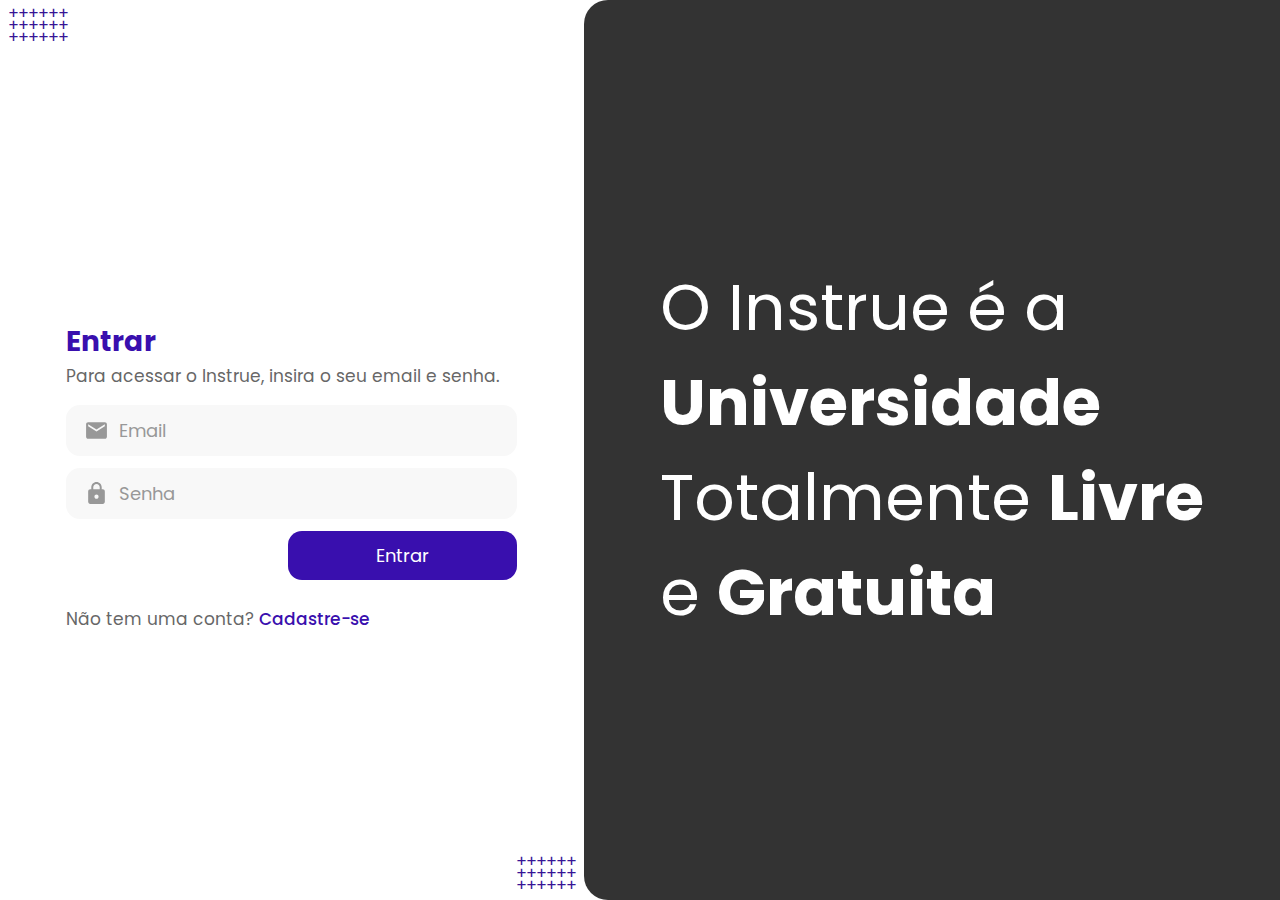
<file: plataforma/index.html>
<!doctype html><html lang="en"><head><meta charset="utf-8"/><link rel="icon" href="./favicon.ico"/><link rel="preconnect" href="https://fonts.gstatic.com"><link rel="preconnect" href="https://fonts.gstatic.com"><link href="https://fonts.googleapis.com/css2?family=Poppins:wght@400;500;600;700&display=swap" rel="stylesheet"><meta name="viewport" content="width=device-width,initial-scale=1"/><meta itemprop="name" content="Instrue - Cursos Gratuitos das Melhores Universidades do Brasil"><meta name="description" content="Estude os temas que você mais quer aprender com os professores das melhores universidades do Brasil."/><meta name="language" content="PT"><meta name="author" content="Yuri Faria, yuri.yurifaria@gmail.com"><meta name="url" content="https://instrue.com.br/"><meta property="og:title" content="Instrue - Cursos Gratuitos das Melhores Universidades do Brasil"/><meta property="og:type" content="website"><meta property="og:url" content="https://instrue.com.br/"/><meta property="og:description" content="Estude os temas que você mais quer aprender com os professores das melhores universidades do Brasil."/><meta property="og:email" content="yuri.yurifaria@gmail.com"/><meta property="og:image" content="../img/ogtt.png"/><meta property="twitter:image" content="../img/ogtt.png"/><meta property="twitter:title" content="Instrue - Cursos Gratuitos das Melhores Universidades do Brasil"/><meta property="twitter:description" content="Estude os temas que você mais quer aprender com os professores das melhores universidades do Brasil."/><meta name="theme-color" content="#000"><link rel="apple-touch-icon" href="./logo192.png"/><link rel="manifest" href="./manifest.json"/><title>Instrue - Cursos Gratuitos das Melhores Universidades do Brasil</title><link href="./static/css/main.d147ad64.chunk.css" rel="stylesheet"></head><body><noscript>Você Precisa de JavaScript para Entrar Nesse Site</noscript><div id="root"></div><script>!function(e){function r(r){for(var n,a,i=r[0],c=r[1],l=r[2],s=0,p=[];s<i.length;s++)a=i[s],Object.prototype.hasOwnProperty.call(o,a)&&o[a]&&p.push(o[a][0]),o[a]=0;for(n in c)Object.prototype.hasOwnProperty.call(c,n)&&(e[n]=c[n]);for(f&&f(r);p.length;)p.shift()();return u.push.apply(u,l||[]),t()}function t(){for(var e,r=0;r<u.length;r++){for(var t=u[r],n=!0,i=1;i<t.length;i++){var c=t[i];0!==o[c]&&(n=!1)}n&&(u.splice(r--,1),e=a(a.s=t[0]))}return e}var n={},o={1:0},u=[];function a(r){if(n[r])return n[r].exports;var t=n[r]={i:r,l:!1,exports:{}};return e[r].call(t.exports,t,t.exports,a),t.l=!0,t.exports}a.e=function(e){var r=[],t=o[e];if(0!==t)if(t)r.push(t[2]);else{var n=new Promise((function(r,n){t=o[e]=[r,n]}));r.push(t[2]=n);var u,i=document.createElement("script");i.charset="utf-8",i.timeout=120,a.nc&&i.setAttribute("nonce",a.nc),i.src=function(e){return a.p+"static/js/"+({}[e]||e)+"."+{3:"57cae40e"}[e]+".chunk.js"}(e);var c=new Error;u=function(r){i.onerror=i.onload=null,clearTimeout(l);var t=o[e];if(0!==t){if(t){var n=r&&("load"===r.type?"missing":r.type),u=r&&r.target&&r.target.src;c.message="Loading chunk "+e+" failed.\n("+n+": "+u+")",c.name="ChunkLoadError",c.type=n,c.request=u,t[1](c)}o[e]=void 0}};var l=setTimeout((function(){u({type:"timeout",target:i})}),12e4);i.onerror=i.onload=u,document.head.appendChild(i)}return Promise.all(r)},a.m=e,a.c=n,a.d=function(e,r,t){a.o(e,r)||Object.defineProperty(e,r,{enumerable:!0,get:t})},a.r=function(e){"undefined"!=typeof Symbol&&Symbol.toStringTag&&Object.defineProperty(e,Symbol.toStringTag,{value:"Module"}),Object.defineProperty(e,"__esModule",{value:!0})},a.t=function(e,r){if(1&r&&(e=a(e)),8&r)return e;if(4&r&&"object"==typeof e&&e&&e.__esModule)return e;var t=Object.create(null);if(a.r(t),Object.defineProperty(t,"default",{enumerable:!0,value:e}),2&r&&"string"!=typeof e)for(var n in e)a.d(t,n,function(r){return e[r]}.bind(null,n));return t},a.n=function(e){var r=e&&e.__esModule?function(){return e.default}:function(){return e};return a.d(r,"a",r),r},a.o=function(e,r){return Object.prototype.hasOwnProperty.call(e,r)},a.p="./",a.oe=function(e){throw console.error(e),e};var i=this["webpackJsonpfront-end"]=this["webpackJsonpfront-end"]||[],c=i.push.bind(i);i.push=r,i=i.slice();for(var l=0;l<i.length;l++)r(i[l]);var f=c;t()}([])</script><script src="./static/js/2.ac509f8d.chunk.js"></script><script src="./static/js/main.564edc81.chunk.js"></script></body></html>
</file>
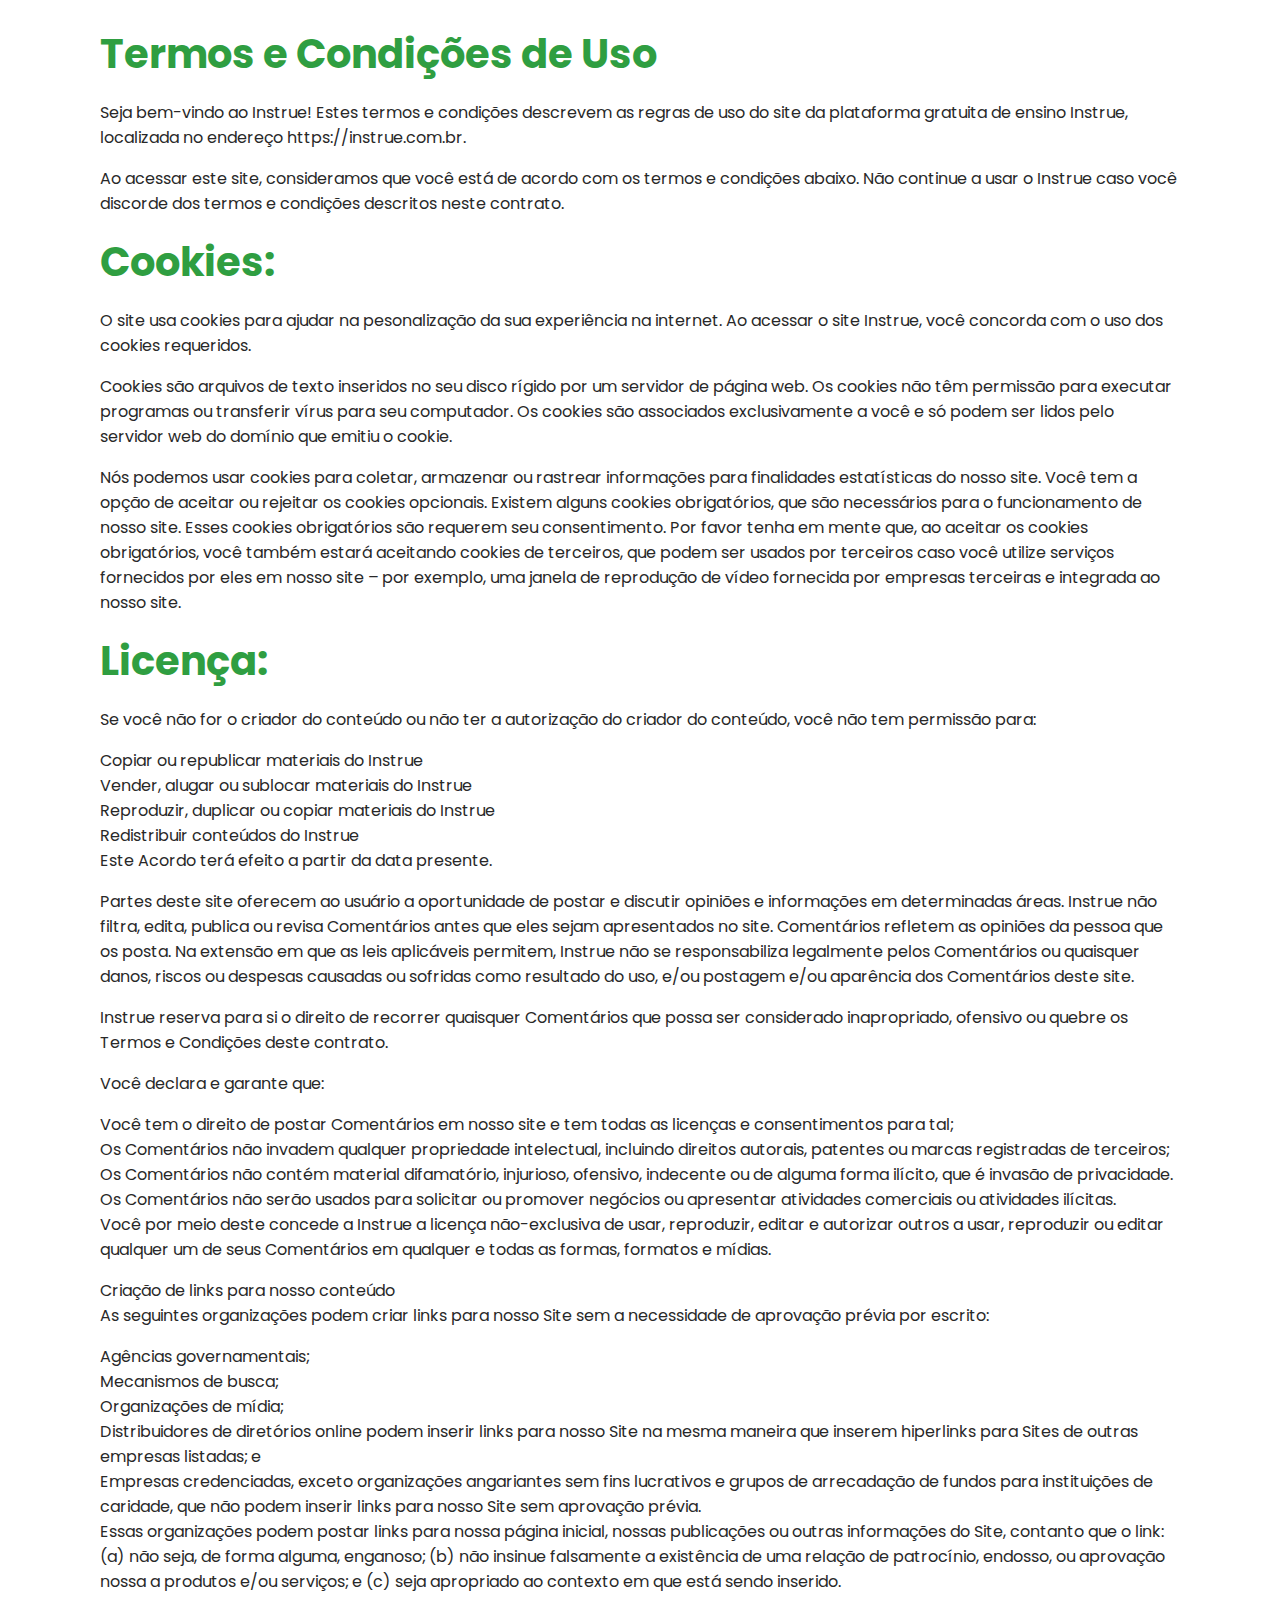
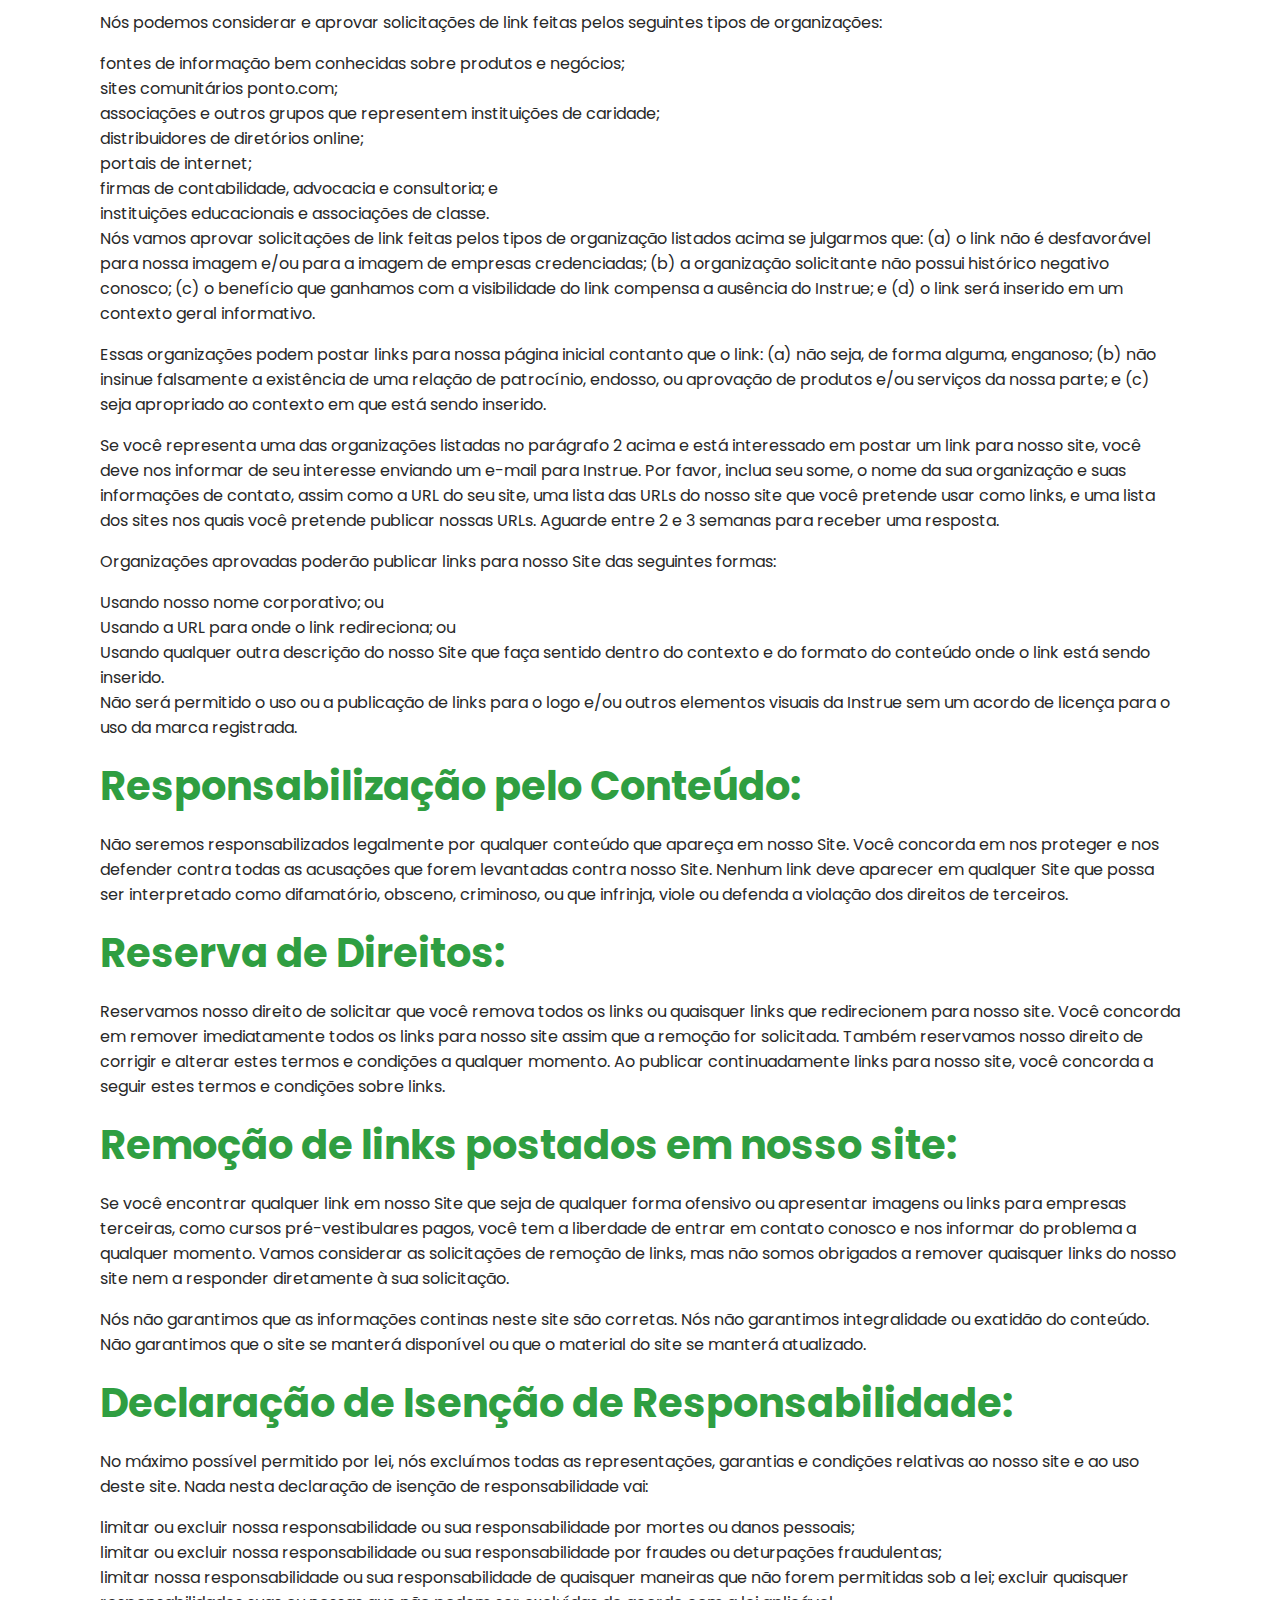
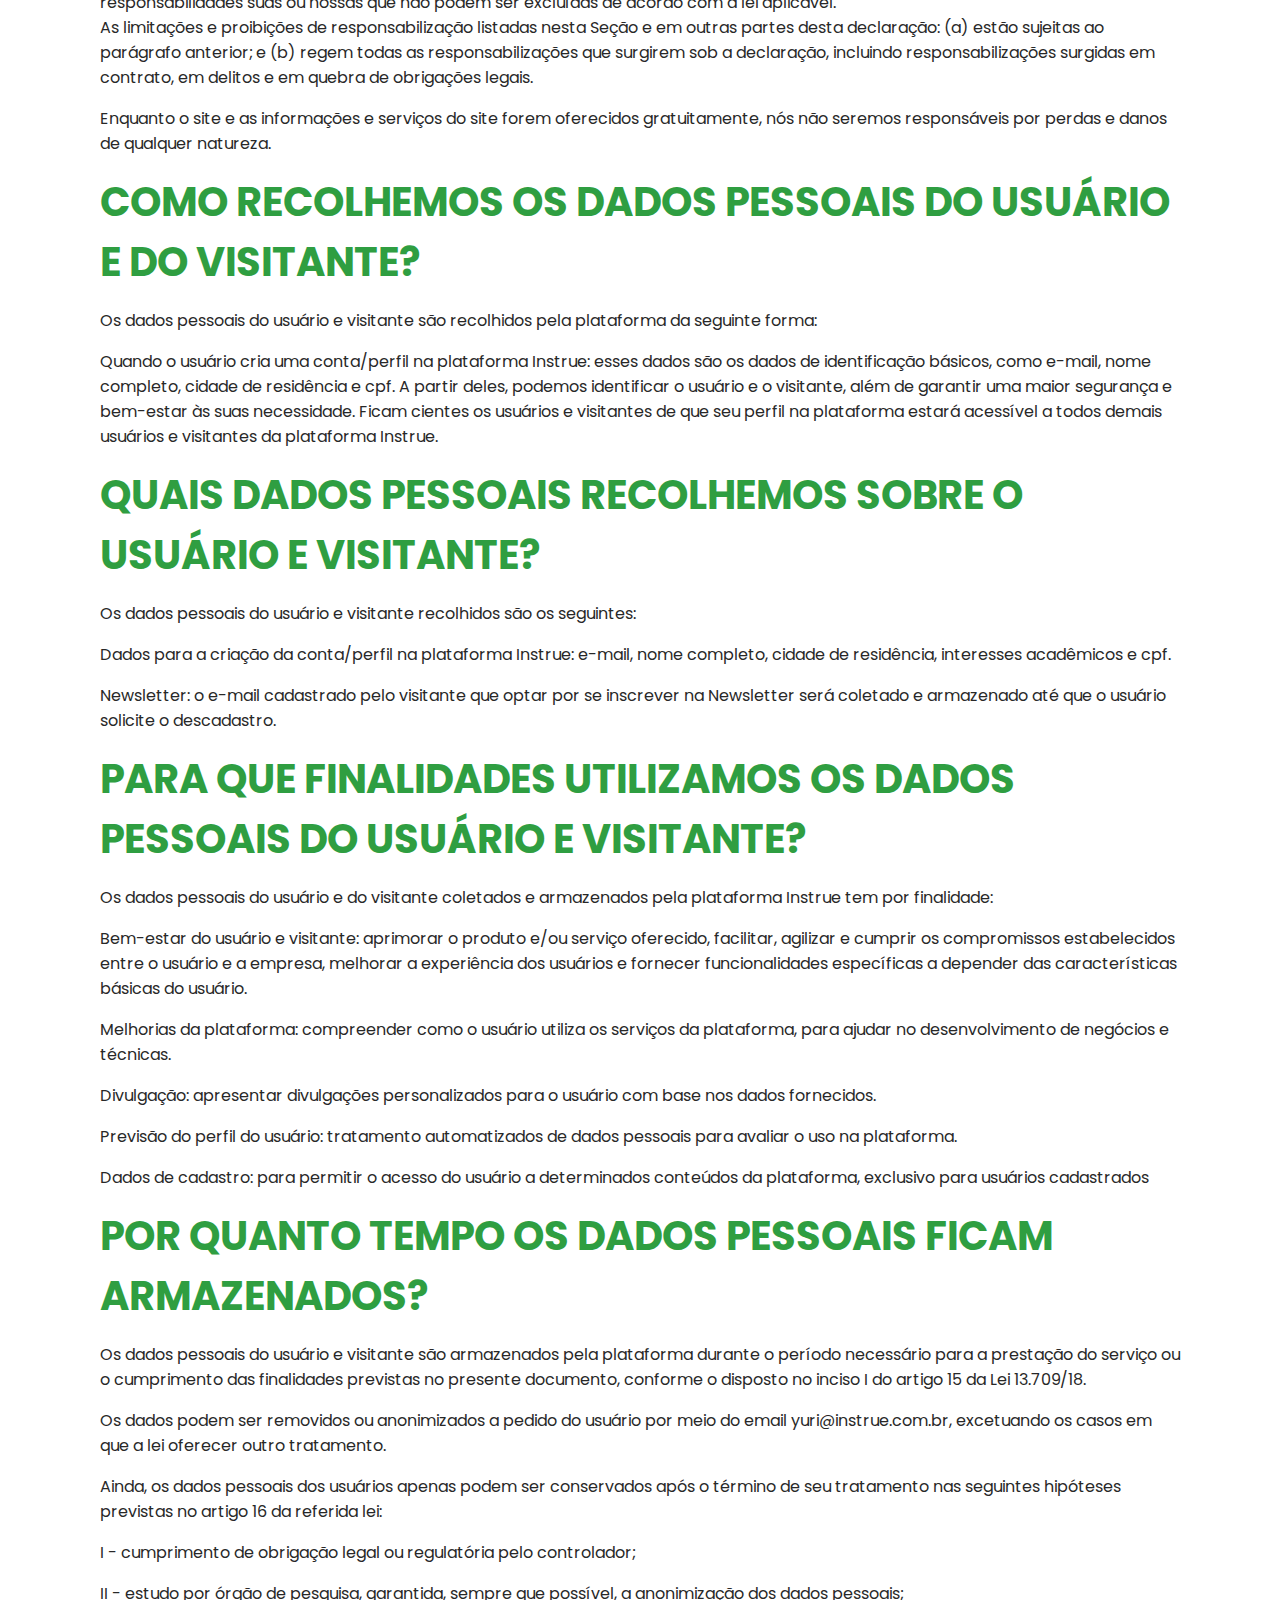
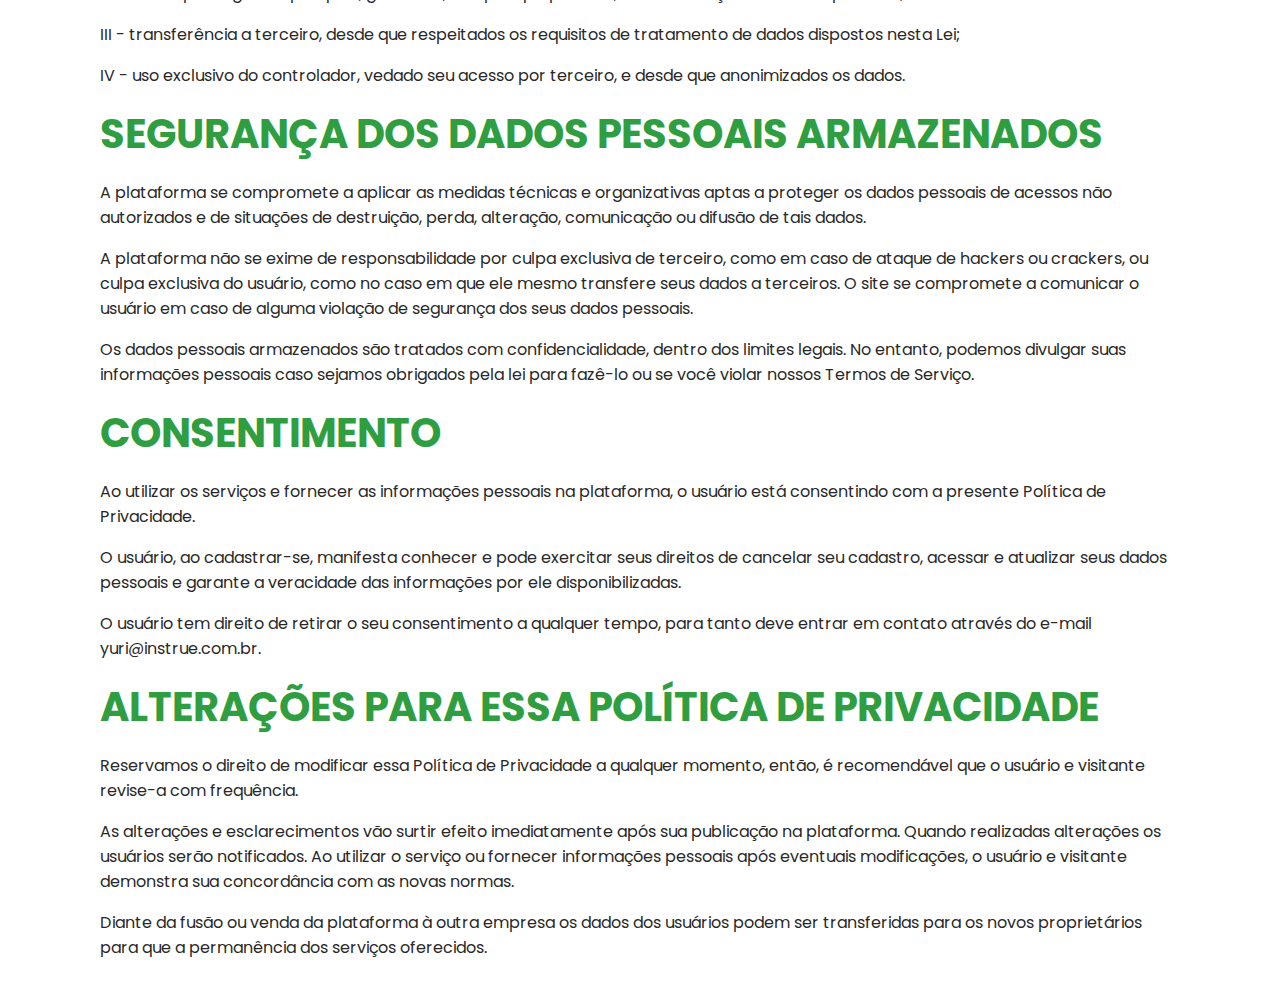
<file: termos/index.html>
<!DOCTYPE html>
<html>
  <head>
    <title>Instrue</title>
    <link rel="preconnect" href="https://fonts.gstatic.com" />
    <meta
      name="description"
      content="Estude os temas que você mais quer aprender com os professores das melhores universidades do Brasil."
    />
    <link
      href="https://fonts.googleapis.com/css2?family=Poppins:wght@400;500;600;700&display=swap"
      rel="stylesheet"
    />
    <link
      href="https://fonts.googleapis.com/icon?family=Material+Icons"
      rel="stylesheet"
    />
    <link rel="stylesheet" href="../css/termos.css" />
    <meta charset="utf-8" />
    <link rel="shortcut icon" href="favicon.ico" />
    <meta
      name="viewport"
      content="width=device-width, initial-scale=1, user-scalable=0, shrink-to-fit=no"
    />
  </head>
  <body>
    <div>
      <h2>Termos e Condições de Uso</h2>
      <p>
        Seja bem-vindo ao Instrue! Estes termos e condições descrevem as regras
        de uso do site da plataforma gratuita de ensino Instrue, localizada no
        endereço <a>https://instrue.com.br</a>.
      </p>

      <p>
        Ao acessar este site, consideramos que você está de acordo com os termos
        e condições abaixo. Não continue a usar o Instrue caso você discorde dos
        termos e condições descritos neste contrato.
      </p>

      <h2>Cookies:</h2>
      <p>
        O site usa cookies para ajudar na pesonalização da sua experiência na
        internet. Ao acessar o site Instrue, você concorda com o uso dos cookies
        requeridos.
      </p>

      <p>
        Cookies são arquivos de texto inseridos no seu disco rígido por um
        servidor de página web. Os cookies não têm permissão para executar
        programas ou transferir vírus para seu computador. Os cookies são
        associados exclusivamente a você e só podem ser lidos pelo servidor web
        do domínio que emitiu o cookie.
      </p>

      <p>
        Nós podemos usar cookies para coletar, armazenar ou rastrear informações
        para finalidades estatísticas do nosso site. Você tem a opção de aceitar
        ou rejeitar os cookies opcionais. Existem alguns cookies obrigatórios,
        que são necessários para o funcionamento de nosso site. Esses cookies
        obrigatórios são requerem seu consentimento. Por favor tenha em mente
        que, ao aceitar os cookies obrigatórios, você também estará aceitando
        cookies de terceiros, que podem ser usados por terceiros caso você
        utilize serviços fornecidos por eles em nosso site – por exemplo, uma
        janela de reprodução de vídeo fornecida por empresas terceiras e
        integrada ao nosso site.
      </p>

      <h2>Licença:</h2>
      <p>
        Se você não for o criador do conteúdo ou não ter a autorização do
        criador do conteúdo, você não tem permissão para:
      </p>

      <p>
        Copiar ou republicar materiais do Instrue<br />
        Vender, alugar ou sublocar materiais do Instrue<br />
        Reproduzir, duplicar ou copiar materiais do Instrue<br />
        Redistribuir conteúdos do Instrue<br />
        Este Acordo terá efeito a partir da data presente.
      </p>

      <p>
        Partes deste site oferecem ao usuário a oportunidade de postar e
        discutir opiniões e informações em determinadas áreas. Instrue não
        filtra, edita, publica ou revisa Comentários antes que eles sejam
        apresentados no site. Comentários refletem as opiniões da pessoa que os
        posta. Na extensão em que as leis aplicáveis permitem, Instrue não se
        responsabiliza legalmente pelos Comentários ou quaisquer danos, riscos
        ou despesas causadas ou sofridas como resultado do uso, e/ou postagem
        e/ou aparência dos Comentários deste site.
      </p>

      <p>
        Instrue reserva para si o direito de recorrer quaisquer Comentários que
        possa ser considerado inapropriado, ofensivo ou quebre os Termos e
        Condições deste contrato.
      </p>

      <p>Você declara e garante que:</p>

      <p>
        Você tem o direito de postar Comentários em nosso site e tem todas as
        licenças e consentimentos para tal;<br />
        Os Comentários não invadem qualquer propriedade intelectual, incluindo
        direitos autorais, patentes ou marcas registradas de terceiros;<br />
        Os Comentários não contém material difamatório, injurioso, ofensivo,
        indecente ou de alguma forma ilícito, que é invasão de privacidade.<br />
        Os Comentários não serão usados para solicitar ou promover negócios ou
        apresentar atividades comerciais ou atividades ilícitas.<br />
        Você por meio deste concede a Instrue a licença não-exclusiva de usar,
        reproduzir, editar e autorizar outros a usar, reproduzir ou editar
        qualquer um de seus Comentários em qualquer e todas as formas, formatos
        e mídias.
      </p>

      <p>
        Criação de links para nosso conteúdo<br />
        As seguintes organizações podem criar links para nosso Site sem a
        necessidade de aprovação prévia por escrito:
      </p>

      <p>
        Agências governamentais;<br />
        Mecanismos de busca;<br />
        Organizações de mídia;<br />
        Distribuidores de diretórios online podem inserir links para nosso Site
        na mesma maneira que inserem hiperlinks para Sites de outras empresas
        listadas; e<br />
        Empresas credenciadas, exceto organizações angariantes sem fins
        lucrativos e grupos de arrecadação de fundos para instituições de
        caridade, que não podem inserir links para nosso Site sem aprovação
        prévia.<br />
        Essas organizações podem postar links para nossa página inicial, nossas
        publicações ou outras informações do Site, contanto que o link: (a) não
        seja, de forma alguma, enganoso; (b) não insinue falsamente a existência
        de uma relação de patrocínio, endosso, ou aprovação nossa a produtos
        e/ou serviços; e (c) seja apropriado ao contexto em que está sendo
        inserido.
      </p>

      <p>
        Nós podemos considerar e aprovar solicitações de link feitas pelos
        seguintes tipos de organizações:
      </p>

      <p>
        fontes de informação bem conhecidas sobre produtos e negócios;<br />
        sites comunitários ponto.com;<br />
        associações e outros grupos que representem instituições de caridade;<br />
        distribuidores de diretórios online;<br />
        portais de internet;<br />
        firmas de contabilidade, advocacia e consultoria; e<br />
        instituições educacionais e associações de classe.<br />
        Nós vamos aprovar solicitações de link feitas pelos tipos de organização
        listados acima se julgarmos que: (a) o link não é desfavorável para
        nossa imagem e/ou para a imagem de empresas credenciadas; (b) a
        organização solicitante não possui histórico negativo conosco; (c) o
        benefício que ganhamos com a visibilidade do link compensa a ausência do
        Instrue; e (d) o link será inserido em um contexto geral informativo.
      </p>

      <p>
        Essas organizações podem postar links para nossa página inicial contanto
        que o link: (a) não seja, de forma alguma, enganoso; (b) não insinue
        falsamente a existência de uma relação de patrocínio, endosso, ou
        aprovação de produtos e/ou serviços da nossa parte; e (c) seja
        apropriado ao contexto em que está sendo inserido.
      </p>

      <p>
        Se você representa uma das organizações listadas no parágrafo 2 acima e
        está interessado em postar um link para nosso site, você deve nos
        informar de seu interesse enviando um e-mail para Instrue. Por favor,
        inclua seu some, o nome da sua organização e suas informações de
        contato, assim como a URL do seu site, uma lista das URLs do nosso site
        que você pretende usar como links, e uma lista dos sites nos quais você
        pretende publicar nossas URLs. Aguarde entre 2 e 3 semanas para receber
        uma resposta.
      </p>

      <p>
        Organizações aprovadas poderão publicar links para nosso Site das
        seguintes formas:
      </p>

      <p>
        Usando nosso nome corporativo; ou<br />
        Usando a URL para onde o link redireciona; ou<br />
        Usando qualquer outra descrição do nosso Site que faça sentido dentro do
        contexto e do formato do conteúdo onde o link está sendo inserido.<br />
        Não será permitido o uso ou a publicação de links para o logo e/ou
        outros elementos visuais da Instrue sem um acordo de licença para o uso
        da marca registrada.
      </p>

      <h2>Responsabilização pelo Conteúdo:</h2>
      <p>
        Não seremos responsabilizados legalmente por qualquer conteúdo que
        apareça em nosso Site. Você concorda em nos proteger e nos defender
        contra todas as acusações que forem levantadas contra nosso Site. Nenhum
        link deve aparecer em qualquer Site que possa ser interpretado como
        difamatório, obsceno, criminoso, ou que infrinja, viole ou defenda a
        violação dos direitos de terceiros.
      </p>

      <h2>Reserva de Direitos:</h2>
      <p>
        Reservamos nosso direito de solicitar que você remova todos os links ou
        quaisquer links que redirecionem para nosso site. Você concorda em
        remover imediatamente todos os links para nosso site assim que a remoção
        for solicitada. Também reservamos nosso direito de corrigir e alterar
        estes termos e condições a qualquer momento. Ao publicar continuadamente
        links para nosso site, você concorda a seguir estes termos e condições
        sobre links.
      </p>

      <h2>Remoção de links postados em nosso site:</h2>
      <p>
        Se você encontrar qualquer link em nosso Site que seja de qualquer forma
        ofensivo ou apresentar imagens ou links para empresas terceiras, como
        cursos pré-vestibulares pagos, você tem a liberdade de entrar em contato
        conosco e nos informar do problema a qualquer momento. Vamos considerar
        as solicitações de remoção de links, mas não somos obrigados a remover
        quaisquer links do nosso site nem a responder diretamente à sua
        solicitação.
      </p>

      <p>
        Nós não garantimos que as informações continas neste site são corretas.
        Nós não garantimos integralidade ou exatidão do conteúdo. Não garantimos
        que o site se manterá disponível ou que o material do site se manterá
        atualizado.
      </p>

      <h2>Declaração de Isenção de Responsabilidade:</h2>
      <p>
        No máximo possível permitido por lei, nós excluímos todas as
        representações, garantias e condições relativas ao nosso site e ao uso
        deste site. Nada nesta declaração de isenção de responsabilidade vai:
      </p>

      <p>
        limitar ou excluir nossa responsabilidade ou sua responsabilidade por
        mortes ou danos pessoais;<br />
        limitar ou excluir nossa responsabilidade ou sua responsabilidade por
        fraudes ou deturpações fraudulentas;<br />
        limitar nossa responsabilidade ou sua responsabilidade de quaisquer
        maneiras que não forem permitidas sob a lei; excluir quaisquer
        responsabilidades suas ou nossas que não podem ser excluídas de acordo
        com a lei aplicável.<br />
        As limitações e proibições de responsabilização listadas nesta Seção e
        em outras partes desta declaração: (a) estão sujeitas ao parágrafo
        anterior; e (b) regem todas as responsabilizações que surgirem sob a
        declaração, incluindo responsabilizações surgidas em contrato, em
        delitos e em quebra de obrigações legais.
      </p>

      <p>
        Enquanto o site e as informações e serviços do site forem oferecidos
        gratuitamente, nós não seremos responsáveis por perdas e danos de
        qualquer natureza.
      </p>

      <h2>COMO RECOLHEMOS OS DADOS PESSOAIS DO USUÁRIO E DO VISITANTE?</h2>

      <p>
        Os dados pessoais do usuário e visitante são recolhidos pela plataforma
        da seguinte forma:
      </p>

      <p>
        Quando o usuário cria uma conta/perfil na plataforma Instrue: esses
        dados são os dados de identificação básicos, como e-mail, nome completo,
        cidade de residência e cpf. A partir deles, podemos identificar o
        usuário e o visitante, além de garantir uma maior segurança e bem-estar
        às suas necessidade. Ficam cientes os usuários e visitantes de que seu
        perfil na plataforma estará acessível a todos demais usuários e
        visitantes da plataforma Instrue.
      </p>

      <h2>QUAIS DADOS PESSOAIS RECOLHEMOS SOBRE O USUÁRIO E VISITANTE?</h2>

      <p>
        Os dados pessoais do usuário e visitante recolhidos são os seguintes:
      </p>

      <p>
        Dados para a criação da conta/perfil na plataforma Instrue: e-mail, nome
        completo, cidade de residência, interesses acadêmicos e cpf.
      </p>

      <p>
        Newsletter: o e-mail cadastrado pelo visitante que optar por se
        inscrever na Newsletter será coletado e armazenado até que o usuário
        solicite o descadastro.
      </p>

      <h2>
        PARA QUE FINALIDADES UTILIZAMOS OS DADOS PESSOAIS DO USUÁRIO E
        VISITANTE?
      </h2>

      <p>
        Os dados pessoais do usuário e do visitante coletados e armazenados pela
        plataforma Instrue tem por finalidade:
      </p>

      <p>
        Bem-estar do usuário e visitante: aprimorar o produto e/ou serviço
        oferecido, facilitar, agilizar e cumprir os compromissos estabelecidos
        entre o usuário e a empresa, melhorar a experiência dos usuários e
        fornecer funcionalidades específicas a depender das características
        básicas do usuário.
      </p>

      <p>
        Melhorias da plataforma: compreender como o usuário utiliza os serviços
        da plataforma, para ajudar no desenvolvimento de negócios e técnicas.
      </p>

      <p>
        Divulgação: apresentar divulgações personalizados para o usuário com
        base nos dados fornecidos.
      </p>

      <p>
        Previsão do perfil do usuário: tratamento automatizados de dados
        pessoais para avaliar o uso na plataforma.
      </p>

      <p>
        Dados de cadastro: para permitir o acesso do usuário a determinados
        conteúdos da plataforma, exclusivo para usuários cadastrados
      </p>

      <h2>POR QUANTO TEMPO OS DADOS PESSOAIS FICAM ARMAZENADOS?</h2>

      <p>
        Os dados pessoais do usuário e visitante são armazenados pela plataforma
        durante o período necessário para a prestação do serviço ou o
        cumprimento das finalidades previstas no presente documento, conforme o
        disposto no inciso I do artigo 15 da Lei 13.709/18.
      </p>

      <p>
        Os dados podem ser removidos ou anonimizados a pedido do usuário por
        meio do email yuri@instrue.com.br, excetuando os casos em que a lei
        oferecer outro tratamento.
      </p>

      <p>
        Ainda, os dados pessoais dos usuários apenas podem ser conservados após
        o término de seu tratamento nas seguintes hipóteses previstas no artigo
        16 da referida lei:
      </p>

      <p>I - cumprimento de obrigação legal ou regulatória pelo controlador;</p>

      <p>
        II - estudo por órgão de pesquisa, garantida, sempre que possível, a
        anonimização dos dados pessoais;
      </p>

      <p>
        III - transferência a terceiro, desde que respeitados os requisitos de
        tratamento de dados dispostos nesta Lei;
      </p>

      <p>
        IV - uso exclusivo do controlador, vedado seu acesso por terceiro, e
        desde que anonimizados os dados.
      </p>

      <h2>SEGURANÇA DOS DADOS PESSOAIS ARMAZENADOS</h2>

      <p>
        A plataforma se compromete a aplicar as medidas técnicas e organizativas
        aptas a proteger os dados pessoais de acessos não autorizados e de
        situações de destruição, perda, alteração, comunicação ou difusão de
        tais dados.
      </p>

      <p>
        A plataforma não se exime de responsabilidade por culpa exclusiva de
        terceiro, como em caso de ataque de hackers ou crackers, ou culpa
        exclusiva do usuário, como no caso em que ele mesmo transfere seus dados
        a terceiros. O site se compromete a comunicar o usuário em caso de
        alguma violação de segurança dos seus dados pessoais.
      </p>

      <p>
        Os dados pessoais armazenados são tratados com confidencialidade, dentro
        dos limites legais. No entanto, podemos divulgar suas informações
        pessoais caso sejamos obrigados pela lei para fazê-lo ou se você violar
        nossos Termos de Serviço.
      </p>

      <h2>CONSENTIMENTO</h2>

      <p>
        Ao utilizar os serviços e fornecer as informações pessoais na
        plataforma, o usuário está consentindo com a presente Política de
        Privacidade.
      </p>

      <p>
        O usuário, ao cadastrar-se, manifesta conhecer e pode exercitar seus
        direitos de cancelar seu cadastro, acessar e atualizar seus dados
        pessoais e garante a veracidade das informações por ele
        disponibilizadas.
      </p>

      <p>
        O usuário tem direito de retirar o seu consentimento a qualquer tempo,
        para tanto deve entrar em contato através do e-mail yuri@instrue.com.br.
      </p>

      <h2>ALTERAÇÕES PARA ESSA POLÍTICA DE PRIVACIDADE</h2>

      <p>
        Reservamos o direito de modificar essa Política de Privacidade a
        qualquer momento, então, é recomendável que o usuário e visitante
        revise-a com frequência.
      </p>

      <p>
        As alterações e esclarecimentos vão surtir efeito imediatamente após sua
        publicação na plataforma. Quando realizadas alterações os usuários serão
        notificados. Ao utilizar o serviço ou fornecer informações pessoais após
        eventuais modificações, o usuário e visitante demonstra sua concordância
        com as novas normas.
      </p>

      <p>
        Diante da fusão ou venda da plataforma à outra empresa os dados dos
        usuários podem ser transferidas para os novos proprietários para que a
        permanência dos serviços oferecidos.
      </p>
    </div>
  </body>
</html>
</file>
<file: plataforma/static/css/main.d147ad64.chunk.css>
.basic-screen{display:flex;flex-direction:column;background-color:#f5f7fb;width:calc(100% - 304px)}.basic-screen-top{display:flex;padding:22px 29px;align-items:center;justify-content:space-between;z-index:1}.basic-screen-search{width:60%;max-width:410px;border-radius:22px;background-color:#fff;display:flex;align-items:center;justify-content:flex-end;padding:11px 15px}.basic-screen-search input[type=text]{border:none;background-color:initial;flex:1 1;margin-left:8px;color:#838690;font-size:16px;width:100%;padding:0}.basic-screen-inner{display:flex;flex-direction:column;width:100%;height:100%;overflow:auto}.basic-screen-avatar{border-radius:100px;width:40px}.basic-screen-search form{width:100%;display:flex;align-items:center;justify-content:center}.basic-screen-search button{border:0;height:30px;color:var(--dark-gray);margin:0;padding-right:0}.basic-screen-top-home{cursor:pointer;display:none}.basic-screen-top h1{color:var(--blue);margin:0 0 0 27px;font-weight:700;font-size:32px;cursor:pointer}.basic-screen-top-right{display:flex;align-items:center;justify-content:center;align-self:flex-end}.basic-screen-top-right span{font-weight:500;color:#000;-webkit-user-select:none;user-select:none;margin-left:8px}.basic-screen-top-home{display:hidden;height:30px;color:var(--blue);background-color:#fff;padding:8px;border-radius:22px}@media screen and (max-width:728px){.basic-screen{max-width:unset;width:100%}.basic-screen-top-right,.basic-screen h1{display:none}.basic-screen-search{width:100%}.basic-screen-top-home{display:block;margin-right:12px}.basic-screen-top{padding-left:8px;padding-right:8px}}:root{--light-gray:#eee;--dark-gray:#989898;--darker-gray:#676767;--blue:#390fae;--dark-blue:#371596;--darker-blue:#23096d;font-family:Poppins}#root,body,html{width:100%;height:100%;overflow:hidden}button,input,select{font-family:Poppins}body{margin:0}:focus{outline:none}.basic-container,.basic-second-container{display:flex;height:100%;width:100%}.basic-second-container{overflow-y:hidden}.start{align-items:center}.block{border-radius:12px;padding:16px 0 16px 35px;margin-top:16px;margin-bottom:16px;width:calc(100% - 35px)}.block-title{color:#101010;margin-top:4px;margin-bottom:11px;font-weight:600;font-size:26px;margin-left:0}.error-page{width:100%;height:100%}.error-page,.error-page div{display:flex;flex-direction:column;align-items:center;justify-content:center}.error-page div{margin:16px;background:#fff;border-radius:12px;padding:16px}.error-page h2,.error-page p{margin-top:8px;margin-bottom:8px}.error-page p{color:var(--darker-gray);font-size:18px}.footer{width:100%;height:55px;color:#fff;justify-content:center;font-weight:700;font-size:20px;background-color:var(--blue)}.footer,.form-input-container{display:flex;align-items:center}.form-input-container{background-color:#fff;color:var(--dark-gray);background-color:#f8f8f8;padding:11px 18px;margin:12px 8px;border-radius:14px}.form-input-container *{background-color:initial}.form-input-container:hover{border-radius:1px solid #000}textarea{font-family:Poppins}.form-input-container svg{min-width:25px}.form-input-container select{width:100%;background-color:initial}.form-input{color:#000;border:0;font-size:18px;margin-left:8px;width:100%}.form-select{padding-top:1px;padding-bottom:1px}.form-input::-webkit-input-placeholder{color:var(--dark-gray)}.form-input::placeholder{color:var(--dark-gray)}.form-button{color:#fff;background-color:var(--blue);border:0;font-size:18px;padding:11px 88px;margin-left:8px;margin-right:8px;transition:background-color .5s;cursor:pointer;border-radius:14px}.form-button:hover{background-color:var(--darker-blue)}.form-button:disabled{background-color:#aa8bff}.form-checkbox-container{display:flex;align-items:center;margin:11px 8px 11px 4px}.form-checkbox-container input[type=checkbox]{width:20px;min-width:20px;height:22px;min-height:22px;margin-right:8px}.form-checkbox-text{color:var(--darker-gray);font-size:17px}.container{display:block;position:relative;padding-left:35px;height:100%;cursor:pointer;font-size:22px;-webkit-user-select:none;user-select:none}.container input{position:absolute;opacity:0;cursor:pointer;height:0;width:0}.checkmark{position:absolute;top:0;left:0;height:25px;width:25px;background-color:#eee;border-radius:15px}.container:hover input~.checkmark{background-color:#ccc}.container input:checked~.checkmark{background-color:#2196f3}.checkmark:after{content:"";position:absolute;display:none}.container input:checked~.checkmark:after{display:block}.container .checkmark:after{left:9px;top:5px;width:5px;height:10px;border:solid #fff;border-width:0 3px 3px 0;-webkit-transform:rotate(45deg);transform:rotate(45deg)}textarea{min-height:150px}.modal-background{position:fixed;top:0;left:0;width:100%;height:100%;background-color:rgba(0,0,0,.9);display:flex;align-items:center;justify-content:center;z-index:9}.modal{background-color:#fff;border-radius:12px;padding:8px;width:95%;max-width:600px}.modal-close{position:absolute;top:12px;right:12px;color:#fff;cursor:pointer;-webkit-user-select:none;user-select:none}.course-playlist{width:40%;min-width:350px;overflow-y:auto;height:calc(100% - 51px);margin-left:16px}.course-playlist::-webkit-scrollbar{width:8px}.course-playlist::-webkit-scrollbar-track{background:var(--light-gray)}.course-playlist::-webkit-scrollbar-thumb{background:var(--dark-gray)}.course-playlist::-webkit-scrollbar-thumb:hover{background:#888}.course-topics-list-block{position:relative;width:calc(100% - 52px);padding:18px 26px;margin:0;background-color:#fff}.course-topics-list-block h2{margin-bottom:0;font-size:18px;font-weight:600}.course-topics-list-number-container{margin-bottom:18px}.course-topics-list-number{font-size:16px;color:#55575c;font-weight:500}.course-video{background-color:#fff;color:var(--darker-gray);display:flex;flex-direction:column;font-size:18px;cursor:pointer;border:1px solid rgba(85,87,92,.15);padding:1.6rem 2rem;border-radius:8px;margin-bottom:8px;position:relative;transition:background-color .3s}.course-video:hover{background-color:var(--light-gray)}.course-video b{color:#000}.course-video-finished{background-color:rgba(43,142,59,.058823529411764705);border:1px solid var(--dark-blue)}.course-video-finished:hover{background-color:rgba(43,142,59,.16862745098039217)}.course-video-title{display:flex;justify-content:space-between;align-items:center}.course-video-finished-icon{color:var(--dark-blue);position:absolute;cursor:pointer;top:12px;right:12px}.activity{flex-direction:row;justify-content:center}.activity-block{display:flex;flex-direction:column;align-items:center;margin-right:12px;padding-left:0;padding-right:0;width:calc(70% - 32px)!important;max-width:900px;overflow-y:auto;position:relative}.activity-block img{width:-webkit-fit-content;width:-moz-fit-content;width:fit-content;max-width:100%}.activity-block::-webkit-scrollbar{width:8px}.activity-block::-webkit-scrollbar-track{background:var(--light-gray)}.activity-block::-webkit-scrollbar-thumb{background:var(--dark-gray)}.activity-block::-webkit-scrollbar-thumb:hover{background:#888}.activity p{text-align:justify;color:var(--darker-gray);margin-left:12px;margin-right:12px;line-height:28px;width:calc(100% - 24px)}.activity .course-playlist{width:30%}.activity .course-topics-list-block h2{font-size:16px}.activity .course-topics-list-number-container{margin-bottom:16px}.activity .course-topics-list-number{font-size:14px;color:var(--dark-gray)}.activity .course-video{font-size:16px}.activity-alternatives{margin-top:8px;width:100%;display:flex;flex-direction:column;align-items:center}.activity-alternatives .form-checkbox-container{width:calc(100% - 44px);padding:18px;margin:4px}.activity-alternatives .form-checkbox-text{color:#272727;font-size:16px;margin-left:12px}.activity-alternatives button{margin-top:12px}.activity-block hr{width:calc(100% - 24px)}.activity-block-header{display:flex;align-items:center;justify-content:center}.activity-block-header h2{margin:0 8px}.alternative-corrected span{color:var(--darker-blue)!important}.alternative-corrected{border-radius:8px;background-color:rgba(47,158,65,.27058823529411763);font-weight:600}.alternative-wrong{border-radius:8px;background-color:rgba(255,0,0,.1803921568627451);font-weight:600}.alternative-wrong span{color:red!important}.activity-modal button{width:calc(100% - 8px);margin:4px;max-width:unset}.activity-text{width:100%;display:flex;flex-direction:column;align-items:center}@media screen and (max-width:728px){.activity{flex-direction:column;justify-content:unset}.activity-block{width:100%!important;min-height:60%;max-height:-webkit-fit-content;max-height:-moz-fit-content;max-height:fit-content;margin:18px 0 12px}}.video{flex-direction:row;justify-content:center;margin:13px 29px}.video-block::-webkit-scrollbar{width:8px}.video-block::-webkit-scrollbar-track{background:var(--light-gray)}.video-block::-webkit-scrollbar-thumb{background:var(--dark-gray)}.video-block::-webkit-scrollbar-thumb:hover{background:#888}.video-block{margin-right:12px;padding-left:0;padding-right:0;width:calc(70% - 32px)!important;max-width:900px;overflow-y:auto;margin-top:0;padding-top:0}.video-iframe-container{position:relative;padding-bottom:56.25%;height:0;overflow:hidden}.video-block iframe{position:absolute;top:0;left:0;width:100%;height:100%;border:0;border-radius:12px}.video-block-info{margin-top:16px;padding:15px 20px;line-height:25px;border-radius:12px;background-color:#fff;height:-webkit-fit-content;height:-moz-fit-content;height:fit-content}.video-block-info h2{font-weight:600;font-size:20px}.video-block-info p{color:#838690;font-size:15px;font-weight:500;word-wrap:break-word}.video-block-info button{margin-right:0}.video-block-title{display:flex;align-items:center;justify-content:space-between}.video-block-title input[type=checkbox]{width:18px;height:18px}.video-block-title .form-checkbox-text{font-size:18px;color:var(--darker-gray)}.download-resource,.video-block-info-resources{display:flex;align-items:center}.download-resource{color:var(--darker-blue);font-size:18px;margin-left:24px;cursor:pointer;-webkit-user-select:none;user-select:none}.download-resource:first-child{margin-left:0}.download-resource span{margin-left:6px;font-weight:600}.video .course-playlist{width:30%}.video .course-topics-list-block h2{font-size:16px}.video .course-topics-list-number-container{margin-bottom:16px}.video .course-topics-list-number{font-size:14px;color:var(--dark-gray)}.video .course-video{font-size:16px}@media screen and (max-width:728px){.video{flex-direction:column;justify-content:unset;margin-left:8px;margin-right:8px}.video-block{width:100%!important;min-height:60%;max-height:-webkit-fit-content;max-height:-moz-fit-content;max-height:fit-content;margin:18px 0 12px}}.certificate h2,.certificate p{margin-left:8px}.certificate p{color:var(--darker-gray)}.certificate button{padding-left:16px;padding-right:16px;margin-bottom:12px}.certificate-block{margin-top:0}.cpf-modal{align-items:center;justify-content:center;text-align:center}.cpf-modal p{color:var(--darker-gray)}@media screen and (max-width:728px){.certificate-block{width:calc(100% - 40px)!important;min-height:60%;max-height:-webkit-fit-content;max-height:-moz-fit-content;max-height:fit-content;margin:0 0 12px}}.course-show{flex-direction:row;justify-content:center;margin:13px 29px}.course-block{max-width:700px;overflow:auto;margin:0;padding:0}.course-block::-webkit-scrollbar{width:8px}.course-block::-webkit-scrollbar-track{background:var(--light-gray)}.course-block::-webkit-scrollbar-thumb{background:var(--dark-gray)}.course-block::-webkit-scrollbar-thumb:hover{background:#888}.course-block img{width:100%;border-radius:12px}.course-block-teacher{display:flex}.course-block-teacher img{width:57px;height:57px;border-radius:100px;margin:0 12px 0 0!important}.course-block-teacher div{display:flex;flex-direction:column;justify-content:center}.course-show .course-info{height:unset;width:unset;margin-left:0;padding:15px 19px;display:flex;flex-direction:column;background-color:#fff;border-radius:12px}.course-show .course-info h2{margin:0;font-weight:600;font-size:21px}.course-show .course-info span{color:#55575c;font-size:18px;font-weight:500}.course-show .course-info p{color:#838690;font-weight:500;margin-top:5px;margin-bottom:9px}.course-show .course-playlist{width:40%;min-width:474px}.add-author{color:var(--dark-blue)!important;-webkit-user-select:none;user-select:none;font-weight:600;cursor:pointer}.course-modal{text-align:center;overflow-y:auto;max-height:95%}.form-input{font-family:Poppins}.course-publish{color:var(--dark-blue)!important;cursor:pointer;font-weight:700;margin-bottom:8px}.video-block-title{justify-content:flex-end}@media screen and (max-width:728px){.course{flex-direction:column;justify-content:unset}.course-block{width:100%!important;height:-webkit-fit-content;height:-moz-fit-content;height:fit-content;max-height:-webkit-fit-content;max-height:-moz-fit-content;max-height:fit-content;margin:18px 0 12px}.course-playlist{width:calc(100% - 6px)!important;min-height:calc(60% - 12px);margin:0 0 12px;padding:0;min-width:unset}.video-block-title{flex-direction:column}}.course{padding:0;width:100%;height:100%}.course-image{width:100%;min-height:450px;padding-top:24px;padding-bottom:24px;background-size:cover;background-position:50%;display:flex;align-items:center;justify-content:center;position:relative}.course-info img{height:60px;width:-webkit-fit-content;width:-moz-fit-content;width:fit-content;margin-top:12px}.course-image:after{width:100%;background-color:rgba(0,0,0,.9);content:"";height:100%;position:absolute}.course-title h2{font-weight:700;font-size:32px;color:#fff;margin:0}.course-title span{font-weight:500;font-size:22px;margin-bottom:12px;color:#ebebeb}.course-title p{font-size:19px;max-width:537px;overflow:hidden;display:-webkit-box;-webkit-line-clamp:3;-webkit-box-orient:vertical;color:#e2e2e2}.course-container{width:100%;max-width:1580px;background-size:cover;background-position:50%;display:flex;align-items:center}.course-info{width:70%;height:100%;flex-direction:column;margin-left:80px;z-index:2}.course-click,.course-info{display:flex;justify-content:center}.course-click{width:100%;background-color:#fff;align-items:center;border-bottom:1px solid #d8d8d8;border-top:1px solid #d8d8d8;overflow-x:auto;min-height:73px;overflow-y:hidden;position:-webkit-sticky;position:sticky;top:0}.course-click a{padding:22px 16px;cursor:pointer;-webkit-user-select:none;user-select:none;text-decoration:none;color:var(--darker-gray)}.course-click-selected{font-weight:700;color:var(--dark-blue)!important;border-bottom:5px solid var(--dark-blue)}.course-body{flex-direction:column}.course-title{color:#fff!important;max-width:537px}.course-get{background-color:#fff;width:25%;max-width:320px;box-shadow:0 2px 4px 0 rgb(0 0 0/50%);z-index:2;margin-right:80px;border-radius:10px;display:flex;flex-direction:column;align-items:center;justify-content:center;padding:34px 18px}.course-get button{padding-left:6px;padding-right:6px}.course-get p{color:#363636;text-align:center;font-size:15px;margin:0 12px 16px}.course-get h2{font-size:20px;margin-bottom:12px;font-weight:700;color:#000;text-align:center}.course-get button{width:calc(100% - 24px);min-width:none;margin-left:12px;margin-bottom:4px}.course-body{width:100%;display:flex;align-items:center;justify-content:center}.course-body-container{width:calc(100% - 160px);max-width:1420px;background-size:cover;background-position:50%;display:flex;justify-content:center;padding-left:80px;padding-right:80px}.course-body-text{width:70%;padding:12px;text-align:justify}.course-body-text-full{width:100%}.course-body-text h2{color:#000;margin:33px 0 8px}.course-body-text p{color:#676767;margin:0}.course-body-info{width:30%;height:100%;margin-top:86px;padding-left:26px}.course-body-info-item{display:flex;align-items:center;color:var(--darker-gray);font-size:1.3em;margin-bottom:12px;color:var(--blue)}.course-body-info-item svg{margin-right:12px;font-size:24px;min-width:24px;min-height:24px;place-self:flex-start;margin-top:4px}.course-body-info-item p{font-size:14px;color:var(--darker-gray)}.course-body-two-container{width:100%;max-width:1600px}.course-body-text .activity-text{align-items:unset}.course-teacher{display:flex;align-items:center;width:100%;margin-top:16px;margin-bottom:48px;border-radius:12px;background-color:#fff;width:calc(100% - 58px);padding:25px 29px}.course-institute img,.course-teacher img{width:150px;height:150px;border-radius:200px;margin-right:24px;place-self:flex-start}.course-institute img{width:unset;border-radius:unset}.course-institute span,.course-teacher span{color:#000;font-weight:700;font-size:24px;cursor:pointer}.course-institute p,.course-teacher p{font-size:15px}.curricular-item{width:calc(100% - 58px);border-radius:12px;margin-top:12px;padding:25px 29px;display:flex;flex-direction:column;position:relative;background:#fff}.curricular-item h3{font-size:24px;font-weight:700;margin-bottom:8px;margin-top:0;padding-right:12px}.curricular-item span{color:var(--darker-gray)}.curricular-item b{position:absolute;font-weight:600;cursor:pointer;bottom:16px;right:16px}.curricular-item-is-opened{display:flex;flex-direction:column}.curricular-item-is-opened hr{margin-top:18px;margin-bottom:8px;width:100%}.curricular-item-is-opened span{margin-left:8px}.curricular-item-is-opened div{display:flex;align-items:center;margin-bottom:8px}.course-body-container-faq{background-color:#e1e1e1;align-items:center;padding-bottom:32px}.course-body-container-faq .course-body-text-full{display:flex;flex-direction:column;align-items:center}.course-body-container-faq h2{text-align:center}.faq-item div:first-child{cursor:pointer}.faq-item{max-width:700px}.faq-item span{margin-top:8px;margin-left:0}.faq-item h3{margin-bottom:0;font-weight:600;font-size:18px}.course-certificate,.faq-item-header{display:flex;align-items:center;justify-content:space-between}.course-certificate{margin-bottom:40px}.course-certificate div{margin-right:24px;max-width:600px}.course-certificate img{width:40%;border-radius:18px;box-shadow:0 0 2px 1px rgba(0,0,0,.25)}@media screen and (max-width:728px){.course-show{flex-direction:column}.course-playlist{width:100%!important}.course-topics-list-block{padding-left:8px;padding-right:8px;width:calc(100% - 16px)}.course-image{min-height:unset}.course-container{flex-direction:column}.course-info{margin-left:0;width:calc(92% - 24px);margin-bottom:12px}.course-title{max-width:unset}.course-get{width:calc(95% - 24px);margin-right:0}.course-body-container{flex-direction:column-reverse;width:calc(100% - 12px);margin:6px;padding-left:0;padding-right:0}.course-body-info,.course-body-text{width:100%;padding-left:0;padding-right:0}.course-body-info{margin:18px 0 0}.course-institute,.course-teacher{flex-direction:column}.course-institute,.course-teacher img{place-self:center;margin-bottom:12px}.course-info img{margin-bottom:24px}.course-certificate{flex-direction:column}.course-certificate div{width:100%;margin-right:0}.course-certificate img{width:100%;margin-top:12px}.course-show .course-playlist{min-width:unset}}.interest-selection{width:100%;height:100%}.interest-selection,.interest-selection-block{display:flex;align-items:center;justify-content:center}.interest-selection-block{flex-direction:column;max-height:calc(90% - 32px);text-align:center;background-color:#fff;width:80%;max-width:800px;padding-left:8px;padding-right:8px}.interest-selection-topics-list{display:flex;flex-wrap:wrap;overflow-y:auto;margin-bottom:16px;align-items:center;justify-content:center}.topic-item{margin:8px;color:var(--darker-gray);background-color:var(--light-gray);border-radius:4px;padding:6px;-webkit-user-select:none;user-select:none;cursor:pointer;transition:-webkit-filter .5s;transition:filter .5s;transition:filter .5s,-webkit-filter .5s}.topic-item:hover{-webkit-filter:brightness(90%);filter:brightness(90%)}.topic-item-selected{color:#fff;background-color:var(--darker-blue)}.interest-selection-subtitle{color:var(--darker-gray);margin-bottom:16px}@media screen and (max-width:728px){.interest-selection{padding-left:8px;padding-right:8px}.interest-selection-block{width:calc(100% - 16px)}}.login-redirects{color:var(--darker-gray);display:flex;flex-direction:column;width:80%;font-size:17px;position:absolute;bottom:-56px}.login-redirects a{padding:4px 8px;-webkit-user-select:none;user-select:none;color:var(--darker-gray);text-decoration:none}.login-redirects a span{color:var(--blue);font-weight:500}.login-error{color:#dc143c!important}.login-form-container{position:relative;width:100%;display:flex;justify-content:center}@media only screen and (max-width:930px){.login-redirects{width:95%}}.start-form-container{display:flex;height:100%;overflow-x:hidden;position:relative}.start-container-left{display:flex;flex-direction:column;align-items:center;justify-content:center;width:48%;height:100%;position:relative}.start-form-title{color:var(--blue);margin-left:8px;margin-top:0;margin-bottom:0;font-size:28px}.start-form-description{color:var(--darker-gray);font-size:17px;margin-left:8px;margin-top:0;margin-bottom:16px}.start-form{width:80%}.start-form-button-container{display:flex;justify-content:flex-end}.start-container-right{color:#fff;font-size:80px;display:flex;align-items:center;justify-content:center;width:52%;padding-left:32px;padding-right:32px;position:relative;-webkit-user-select:none;user-select:none;background-image:url(https://instrue.com.br/img/background.png);background-size:cover;background-position:50%}.start-container-right,.start-container-right:after{height:100%;border-top-left-radius:24px;border-bottom-left-radius:24px}.start-container-right:after{content:"";width:100%;background:rgba(0,0,0,.8);position:absolute;top:0;left:0}.start-container-right span{font-size:84px;z-index:2}@media only screen and (max-width:1400px){.start-container-right span{font-size:64px}}@media only screen and (max-width:1080px){.start-container-right span{font-size:54px}}@media only screen and (max-width:930px){.start-container-left{width:100%}.start-form{width:95%}.start-container-right{display:none}}.start-details{display:flex;flex-direction:column;color:var(--dark-blue);position:absolute}.start-details-row{display:flex;line-height:12px}.start-details-top{top:8px;left:8px}.start-details-bottom{bottom:8px;right:8px}.search{padding-left:29px;padding-right:29px;flex-direction:column;justify-content:unset;width:calc(100% - 58px);overflow-x:hidden}.topic-vertical-block{display:flex;flex-direction:column}.topic-vertical-block span{color:var(--darker-gray)}.loading-block{display:flex;align-items:center;justify-content:center}.loading-block h2{margin:0}.start{padding-left:29px;padding-right:29px;flex-direction:row;align-items:unset}.start-left,.start-left img{width:100%}.topics-list{display:flex;margin-top:16px;margin-bottom:8px;flex-wrap:wrap}.topics-list a{background-color:#fff;padding:6px 23px;border-radius:26px;font-weight:600;margin-right:8px;-webkit-user-select:none;user-select:none;cursor:pointer;transition:background-color .5s;margin-bottom:8px;text-decoration:none;color:#000}.topics-list a:hover{color:#fff;background-color:var(--blue)}.course-list{background-color:#fff;border-radius:16px;padding:16px 20px;flex-direction:column;margin-bottom:16px}.course-list h3{font-weight:600;font-size:22px;margin:0 0 12px}.course-list-courses{display:flex}.course-list-course{flex:1 1;display:flex;flex-direction:column;margin-right:11px;white-space:nowrap;overflow:hidden;cursor:pointer;transition:background-color .5s;border-radius:12px;-webkit-user-select:none;user-select:none}.course-list-course:hover{background-color:#f1f1f1}.course-list .course-list-course:last-child{margin-right:0}.course-list-course-image{background-image:url(https://i.imgur.com/r1yZHIn.jpg);background-position:50%;background-size:cover;width:100%;aspect-ratio:247/153;border-radius:16px;position:relative}.course-list-course-image-university{position:absolute;background-color:#fff;width:48px;height:48px;display:flex;align-items:center;justify-content:center;box-shadow:0 4px 4px rgba(0,0,0,.25);border-radius:10px;top:8px;left:8px}.course-list-course-image-university img{width:20px}.course-list-course b{font-size:18px;margin-top:4px}.course-list-course b,.course-list-course p{font-weight:500;overflow:hidden;text-overflow:ellipsis}.course-list-course p{font-size:15px;color:#838690;margin:0}.course-list-course-timer{display:flex;color:#838690}.course-list-course-timer div{display:flex;align-items:center;font-weight:500;font-size:14px;color:#838690}.course-list-course-timer span{margin-left:5px}.course-list-course button{margin-top:5px;border-radius:22px;padding:5px 28px;background-color:var(--blue);color:#fff;border:0;font-weight:500;font-size:14px;cursor:pointer;width:-webkit-fit-content;width:-moz-fit-content;width:fit-content}.course-list-title-info{display:flex;align-items:center}.course-list-title-info a{margin-left:13px;color:#55575c;font-weight:600;text-decoration:none;height:-webkit-fit-content;height:-moz-fit-content;height:fit-content;margin-bottom:12px}.course-list-course-progress{position:absolute;bottom:9px;right:11px;background:#00bd35;box-shadow:0 4px 4px rgba(0,0,0,.25);border-radius:8px;font-weight:500;font-size:12px;color:#fff;padding:2px 21px}.course-list-title{display:flex;align-items:center;justify-content:space-between}.course-list-title-arrows{display:flex;align-items:center;justify-content:center;margin-bottom:12px;color:var(--blue)}@media screen and (max-width:728px){.course-list-courses{flex-direction:column}.course-list-course{margin-bottom:18px;margin-right:0}.start{padding-left:8px;padding-right:8px}}.block-start-all{display:flex;align-items:center;justify-content:space-between}.block-start-all a{text-decoration:none;margin-top:4px;transition:color .5s;margin-right:35px;font-weight:600}.block-start-all a,.block-start-all a:hover{color:var(--darker-gray)}.course-list{display:flex;overflow-x:auto;padding-bottom:12px}.courses-swiper *{overflow-y:hidden}.course-list::-webkit-scrollbar{height:8px}.course-list::-webkit-scrollbar-track{background:var(--light-gray)}.course-list::-webkit-scrollbar-thumb{background:var(--dark-gray)}.course-list::-webkit-scrollbar-thumb:hover{background:#888}.course-item-list{display:flex;flex-direction:column;overflow:hidden;margin-right:8px;-webkit-user-select:none;user-select:none;cursor:pointer;transition:all background-color .5s;border-radius:12px;padding:6px;width:410px;height:362px;transition:all .2s}.course-item-list:hover{-webkit-transform:scale(1.03);transform:scale(1.03);background-color:#f2f2f2}.course-item-list:first-child{margin-left:0}.course-item-list b{margin-top:4px}.course-item-list b,.course-item-list span{white-space:nowrap;overflow:hidden;text-overflow:ellipsis}.course-item-list span{color:var(--darker-gray)}.course-item-list-image{width:410px;height:193px;background-color:var(--light-gray);background-position:50%;background-size:cover;display:flex;align-items:flex-end;border-radius:12px;border-bottom-left-radius:0;border-bottom-right-radius:0;position:relative;box-shadow:0 0 2px 1px rgb(0 0 0/25%)}.course-item-list-university{position:absolute;padding-left:8px;padding-right:8px;height:50px;display:flex;align-items:center;justify-content:center;top:12px;left:12px;border-radius:8px;background-color:#fff;box-shadow:0 0 2px 1px rgb(0 0 0/25%)}.course-item-list-university img{height:38px}.course-item-list-image-percentage{height:8px;background-color:var(--dark-blue);border-bottom-left-radius:12px}.course-item-list-text{border-bottom-left-radius:12px;border-bottom-right-radius:12px;box-shadow:0 0 2px 1px rgb(0 0 0/25%);padding:12px;background-color:#fff;overflow:hidden;text-overflow:ellipsis;flex:1 1}.course-item-list-text b{font-weight:500;color:var(--blue);font-size:17px;white-space:nowrap}.course-item-list-text p{margin-top:4px;margin-bottom:0;color:var(--darker-gray);width:100%;overflow:hidden;display:-webkit-box;-webkit-line-clamp:3;-webkit-box-orient:vertical}.course-list-vertical{flex-wrap:wrap;justify-content:center}.topic{padding-left:29px;padding-right:29px;flex-direction:column;justify-content:unset;width:calc(100% - 58px);overflow-x:hidden}.topic h2{font-weight:700;font-size:26px;margin:0 0 10px}.topic-vertical-block h2{margin:0;font-weight:600;font-size:22px}.course-vertical-block{display:flex;height:-webkit-fit-content;height:-moz-fit-content;height:fit-content;cursor:pointer;transition:-webkit-filter .5s;transition:filter .5s;transition:filter .5s,-webkit-filter .5s;background-color:#fff;margin:0 0 19px;padding-top:20px;padding-bottom:20px}.course-vertical-block b{font-size:19px}.course-vertical-block span:last-child{margin-top:8px}.course-vertical-block .course-item-list-image{min-width:350px;width:350px}.course-vertical-block:hover{-webkit-filter:brightness(.9);filter:brightness(.9)}.course-vertical-block .info{display:flex;flex-direction:column;margin-left:12px;margin-top:8px}.course-vertical-block .info b{font-weight:600;font-size:26px}.course-vertical-block .info button{border-radius:22px;padding:6px 32px;background-color:var(--blue);color:#fff;border:0;font-weight:500;font-size:16px;cursor:pointer;width:-webkit-fit-content;width:-moz-fit-content;width:fit-content}.course-vertical-block span{color:#55575c;font-weight:500;font-size:17px}.course-vertical-block p{font-weight:500;font-size:15px;margin-top:6px;margin-bottom:13px;color:#838690}@media screen and (max-width:728px){.course-vertical-block{flex-direction:column;align-items:center;padding-left:0;width:calc(100% - 2px)}.course-vertical-block .info{margin-left:0;text-align:center;margin-top:24px;margin-bottom:8px;align-items:center}.topic{padding-left:8px;padding-right:8px;width:100%}}.course-add-course{display:flex;align-items:center;justify-content:center}.course-add-course h2{margin:0}.add-modal{max-height:90%;overflow:auto}.add-modal button{width:calc(100% - 16px);max-width:unset}.add-modal h2{text-align:center}.terms-highlight{color:var(--dark-blue)}.left-menu{min-width:260px;height:100%;background-color:#fff;display:flex;flex-direction:column;-webkit-user-select:none;user-select:none;padding:22px}.left-menu h1{font-weight:700;font-size:26px;color:var(--blue);margin:0 0 16px}.left-menu-button{display:flex;align-items:center;padding:11px 14px;color:#313131;border-radius:18px;font-weight:500;cursor:pointer;background-color:#fff;transition:-webkit-filter .5s;transition:filter .5s;transition:filter .5s,-webkit-filter .5s;margin-bottom:6px}.left-menu-button:hover{-webkit-filter:brightness(.9);filter:brightness(.9)}.left-menu-button-selected{background-color:var(--blue);color:#fff}.left-menu-button span{margin-left:8px}@media screen and (max-width:728px){.left-menu{display:none}}
/*# sourceMappingURL=main.d147ad64.chunk.css.map */
</file>
<file: css/termos.css>
:root {
  --darker-green: #22712E;
  --green: #2F9E41;
  --red: #D40000;
  --dark-red: #B10F0F;
  --gray: #868686;
  --dark-gray: #424242;
  --darker-gray: #282828;
  --shadow: 1px 1px 20px 0px rgba(0,0,0, 0.2);
}

html, body {
  margin: 12px;
  width: calc(100% - 24px);
  display: flex;
  justify-content: center;
  font-family: Poppins;
}

h2 {
  font-size: 40px;
  color: var(--green);
  margin-top: 0;
  margin-bottom: 0;
}

#start-container {
  width: 95%;
  max-width: 1280px;
  height: calc(100% - 26px);
  margin-top: 26px;
  display: flex;
  flex-direction: column;
  align-items: center;
  display: flex;
  position: relative;
}

body div {
  max-width: 1080px;
}

p {
  color: var(--darker-gray);
}
</file>
